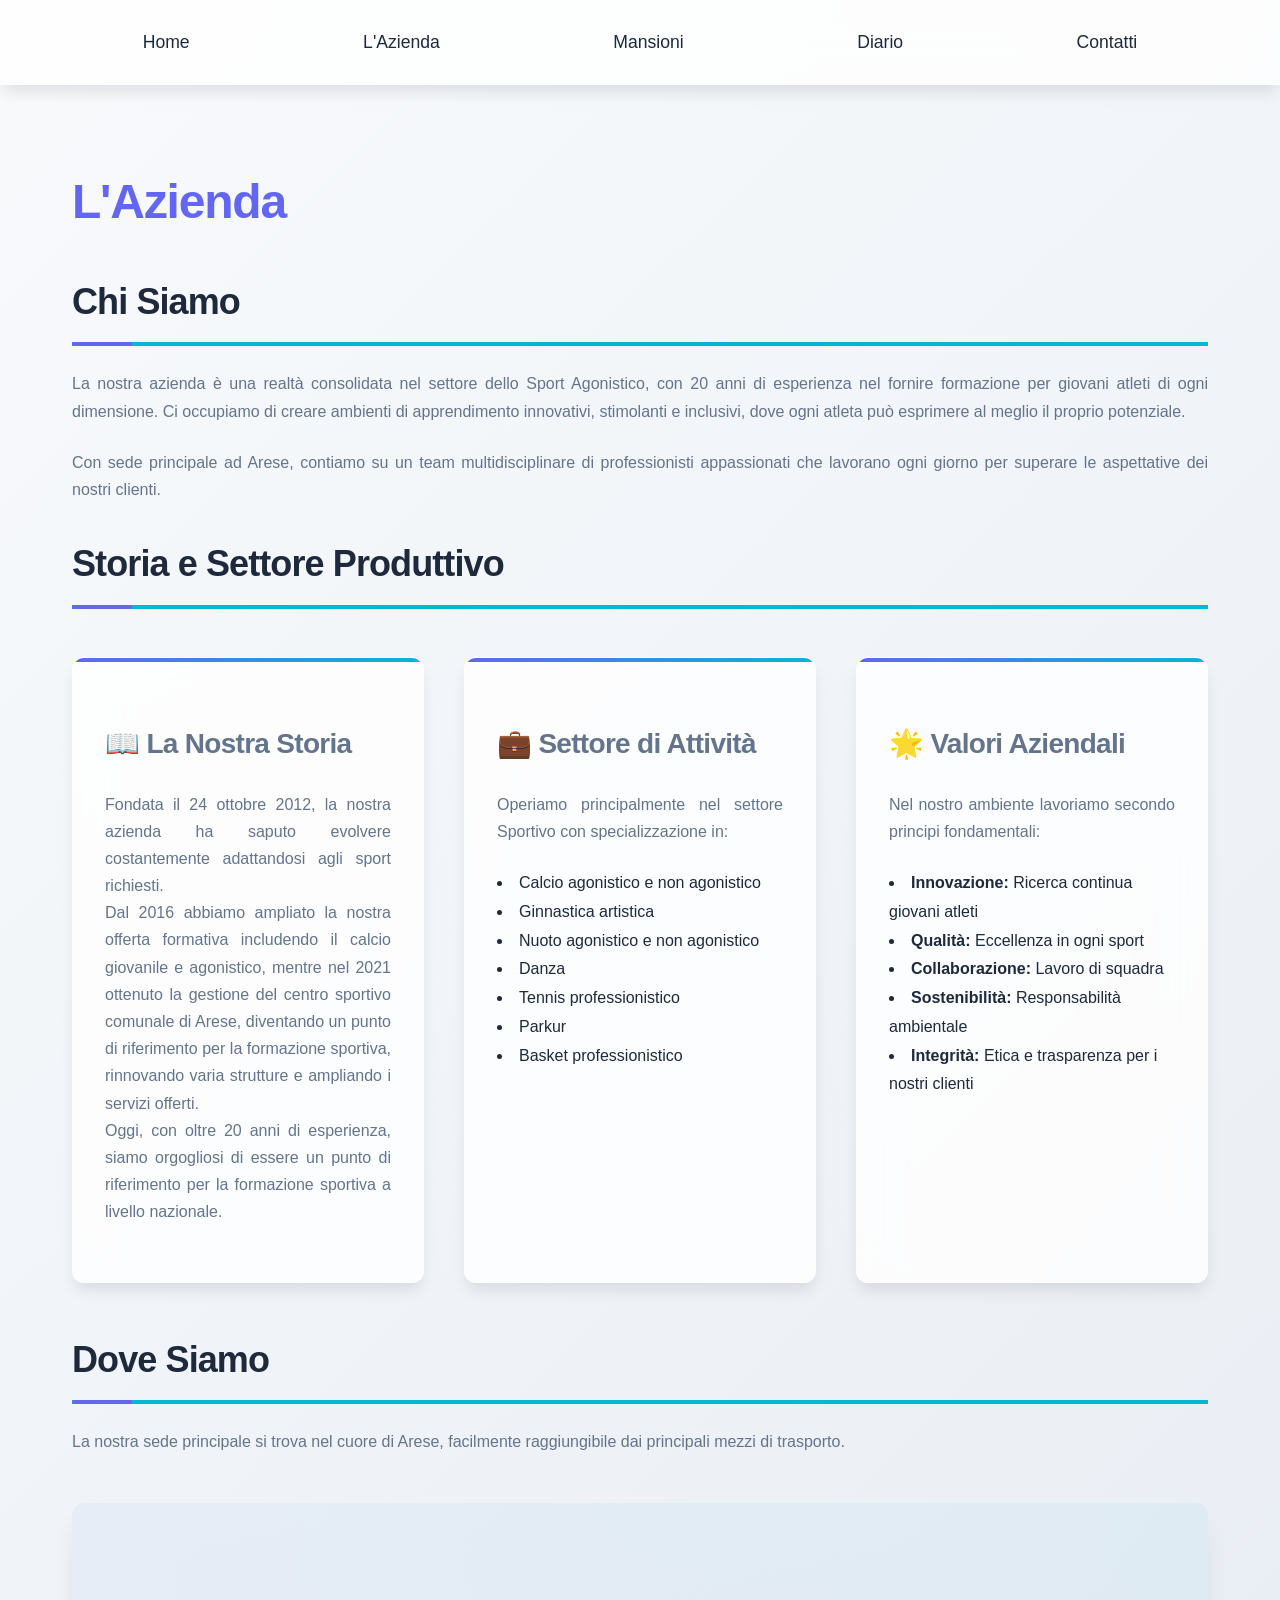
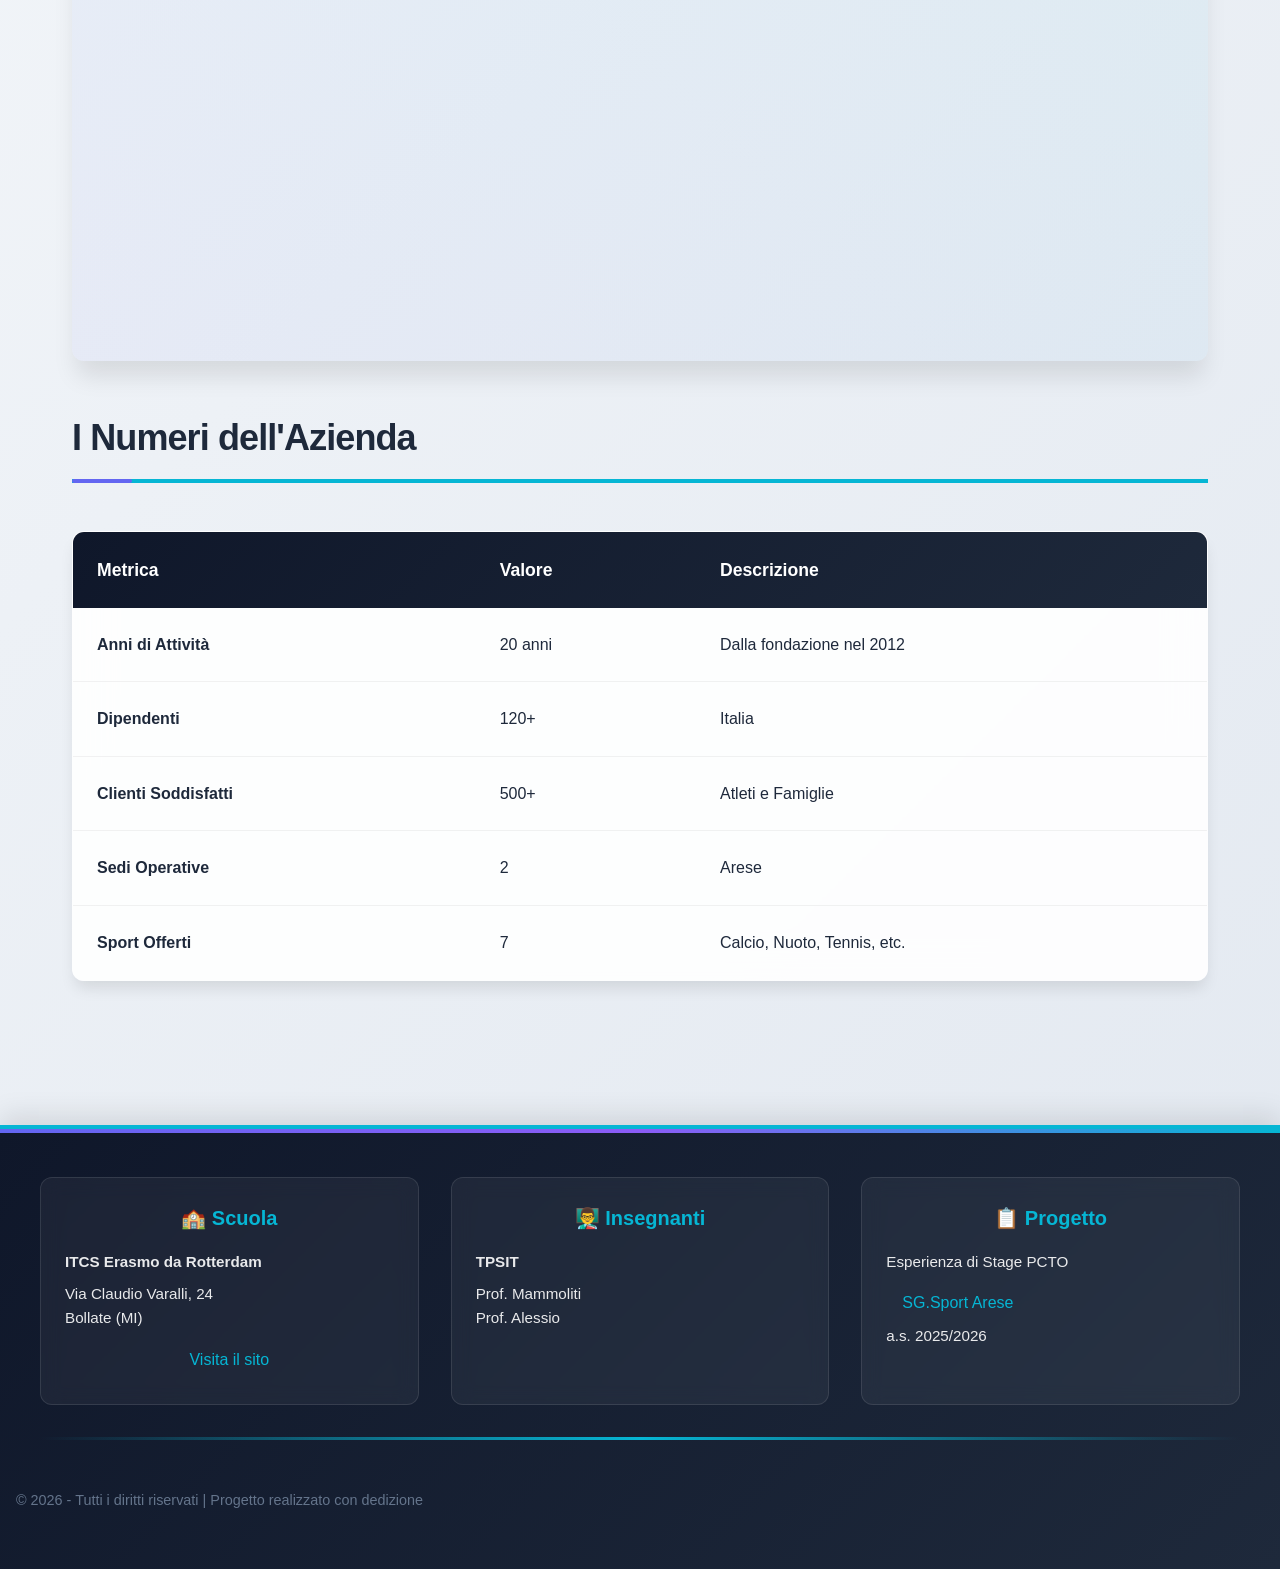
<file: chi-siamo.html>
<!DOCTYPE html>
<html lang="it">
<head>
  <!-- Meta tags per responsività e charset -->
  <meta charset="UTF-8">
  <meta name="viewport" content="width=device-width, initial-scale=1.0">
  <title>L'Azienda - Esperienza di Stage</title>
  <!-- Link al CSS esterno -->
  <link rel="stylesheet" href="style.css">
</head>
<body>
  <!-- ================================================
       MENU DI NAVIGAZIONE PRINCIPALE
       ================================================ -->
  <nav>
    <ul>
      <li><a href="index.html">Home</a></li>
      <li><a href="chi-siamo.html">L'Azienda</a></li>
      <li><a href="mansioni.html">Mansioni</a></li>
      <li><a href="diario.html">Diario</a></li>
      <li><a href="contatti.html">Contatti</a></li>
    </ul>
  </nav>

  <main>
    <h1>L'Azienda</h1>

    <!-- ================================================
         SEZIONE 1: CHI SIAMO
         Presentazione generale dell'azienda
         ================================================ -->
    <section>
      <h2>Chi Siamo</h2>
      <p>
        La nostra azienda è una realtà consolidata nel settore dello Sport Agonistico, 
        con 20 anni di esperienza nel fornire formazione
        per giovani atleti di ogni dimensione. Ci occupiamo di creare ambienti di apprendimento innovativi, 
        stimolanti e inclusivi, dove ogni atleta può esprimere al meglio il proprio potenziale.
      </p>
      <p>
        Con sede principale ad Arese, contiamo su un team 
        multidisciplinare di professionisti appassionati che lavorano ogni giorno 
        per superare le aspettative dei nostri clienti.
      </p>
    </section>

    <!-- ================================================
         SEZIONE 2: STORIA E SETTORE PRODUTTIVO
         3 card con storia, settore, valori aziendali
         ================================================ -->
    <section>
      <h2>Storia e Settore Produttivo</h2>
      
      <div class="card-container">
        <div class="card">
          <h3>📖 La Nostra Storia</h3>
          <p>
            Fondata il 24 ottobre 2012, la nostra azienda 
            ha saputo evolvere costantemente adattandosi agli sport richiesti.
            <br>
            Dal 2016 abbiamo ampliato la nostra offerta formativa includendo il calcio giovanile e agonistico,
            mentre nel 2021 ottenuto la gestione del centro sportivo comunale di Arese, diventando un punto di riferimento per la formazione sportiva,
            rinnovando varia strutture e ampliando i servizi offerti.
            <br>
            Oggi, con oltre 20 anni di esperienza, siamo orgogliosi di essere un punto di riferimento per la formazione sportiva a livello nazionale.
          </p>
        </div>

        <div class="card">
          <h3>💼 Settore di Attività</h3>
          <p>
            Operiamo principalmente nel settore Sportivo con specializzazione in:
          </p>
          <ul style="list-style-position: inside; line-height: 1.8;">
            <li>Calcio agonistico e non agonistico</li>
            <li>Ginnastica artistica</li>
            <li>Nuoto agonistico e non agonistico</li>
            <li>Danza</li>
            <li>Tennis professionistico</li>
            <li>Parkur</li>
            <li>Basket professionistico</li>
          </ul>
        </div>

        <div class="card">
          <h3>🌟 Valori Aziendali</h3>
          <p>
            Nel nostro ambiente lavoriamo secondo principi fondamentali:
          </p>
          <ul style="list-style-position: inside; line-height: 1.8;">
            <li><strong>Innovazione:</strong> Ricerca continua giovani atleti</li>
            <li><strong>Qualità:</strong> Eccellenza in ogni sport</li>
            <li><strong>Collaborazione:</strong> Lavoro di squadra</li>
            <li><strong>Sostenibilità:</strong> Responsabilità ambientale</li>
            <li><strong>Integrità:</strong> Etica e trasparenza per i nostri clienti</li>
          </ul>
        </div>
      </div>
    </section>

    <!-- ================================================
         SEZIONE 4: UBICAZIONE E MAPPA INTERATTIVA
         Google Maps iframe embed responsive
         ================================================ -->
    <section>
      <h2>Dove Siamo</h2>
      <p>
        La nostra sede principale si trova nel cuore di Arese, facilmente raggiungibile 
        dai principali mezzi di trasporto.
      </p>
      
      <!-- Mappa interattiva Google Maps -->
      <div class="map-container">
        <iframe src="https://www.google.com/maps/embed?pb=!1m18!1m12!1m3!1d2793.831283704933!2d9.079099376610314!3d45.55371942746087!2m3!1f0!2f0!3f0!3m2!1i1024!2i768!4f13.1!3m3!1m2!1s0x47869524145461e3%3A0x9445d22f5f9e37be!2sSG.Sport%20Arese!5e0!3m2!1sit!2sit!4v1778055863915!5m2!1sit!2sit" width="600" height="450" style="border:0;" allowfullscreen="" loading="lazy" referrerpolicy="no-referrer-when-downgrade"></iframe>
      </div>
    </section>

    <!-- ================================================
         SEZIONE 5: NUMERI AZIENDALI
         Tabella con statistiche chiave dell'azienda
         ================================================ -->
    <section>
      <h2>I Numeri dell'Azienda</h2>
      <table>
        <thead>
          <tr>
            <th>Metrica</th>
            <th>Valore</th>
            <th>Descrizione</th>
          </tr>
        </thead>
        <tbody>
          <tr>
            <td><strong>Anni di Attività</strong></td>
            <td>20 anni</td>
            <td>Dalla fondazione nel 2012</td>
          </tr>
          <tr>
            <td><strong>Dipendenti</strong></td>
            <td>120+</td>
            <td>Italia</td>
          </tr>
          <tr>
            <td><strong>Clienti Soddisfatti</strong></td>
            <td>500+</td>
            <td>Atleti e Famiglie</td>
          </tr>
          <tr>
            <td><strong>Sedi Operative</strong></td>
            <td>2</td>
            <td>Arese</td>
          </tr>
          <tr>
            <td><strong>Sport Offerti</strong></td>
            <td>7</td>
            <td>Calcio, Nuoto, Tennis, etc.</td>
        </tbody>
      </table>
    </section>
  </main>

  <!-- ================================================
       FOOTER
       ================================================ -->
  <footer>
    <div class="footer-content">
      <div class="footer-section">
        <h4>🏫 Scuola</h4>
        <p><strong>ITCS Erasmo da Rotterdam</strong></p>
        <p>Via Claudio Varalli, 24<br>Bollate (MI)</p>
        <a href="https://www.itcserasmo.it/" target="_blank">Visita il sito</a>
      </div>
      
      <div class="footer-section">
        <h4>👨‍🏫 Insegnanti</h4>
        <p><strong>TPSIT</strong></p>
        <p>Prof. Mammoliti<br>Prof. Alessio</p>
      </div>
      
      <div class="footer-section">
        <h4>📋 Progetto</h4>
        <p>Esperienza di Stage PCTO</p>
        <a href="https://www.sgsport.it/" target="_blank" style="text-align: left; display: block;">SG.Sport Arese</a>
        <p>a.s. 2025/2026</p>
      </div>
    </div>
    
    <div class="footer-divider"></div>
    
    <div class="footer-bottom">
      <p>&copy; 2026 - Tutti i diritti riservati | Progetto realizzato con dedizione</p>
    </div>
  </footer>
</body>
</html>
</file>
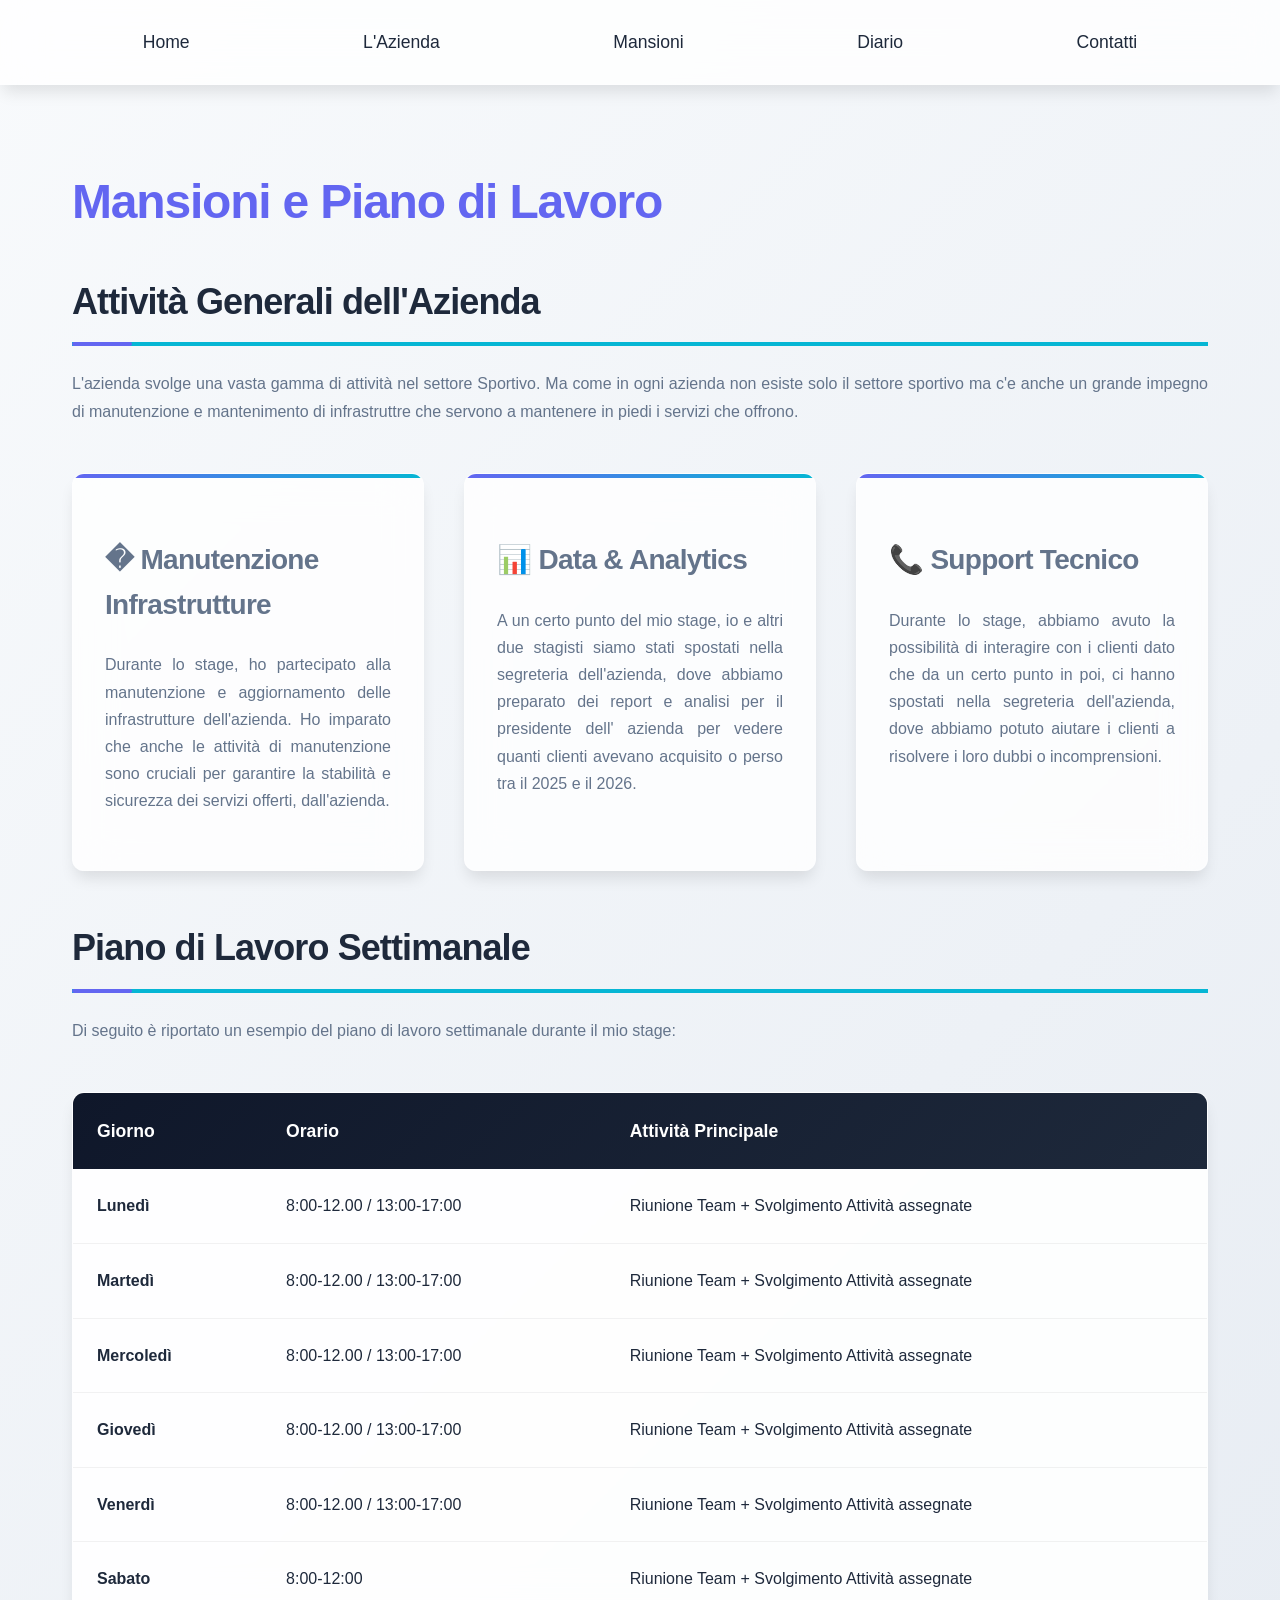
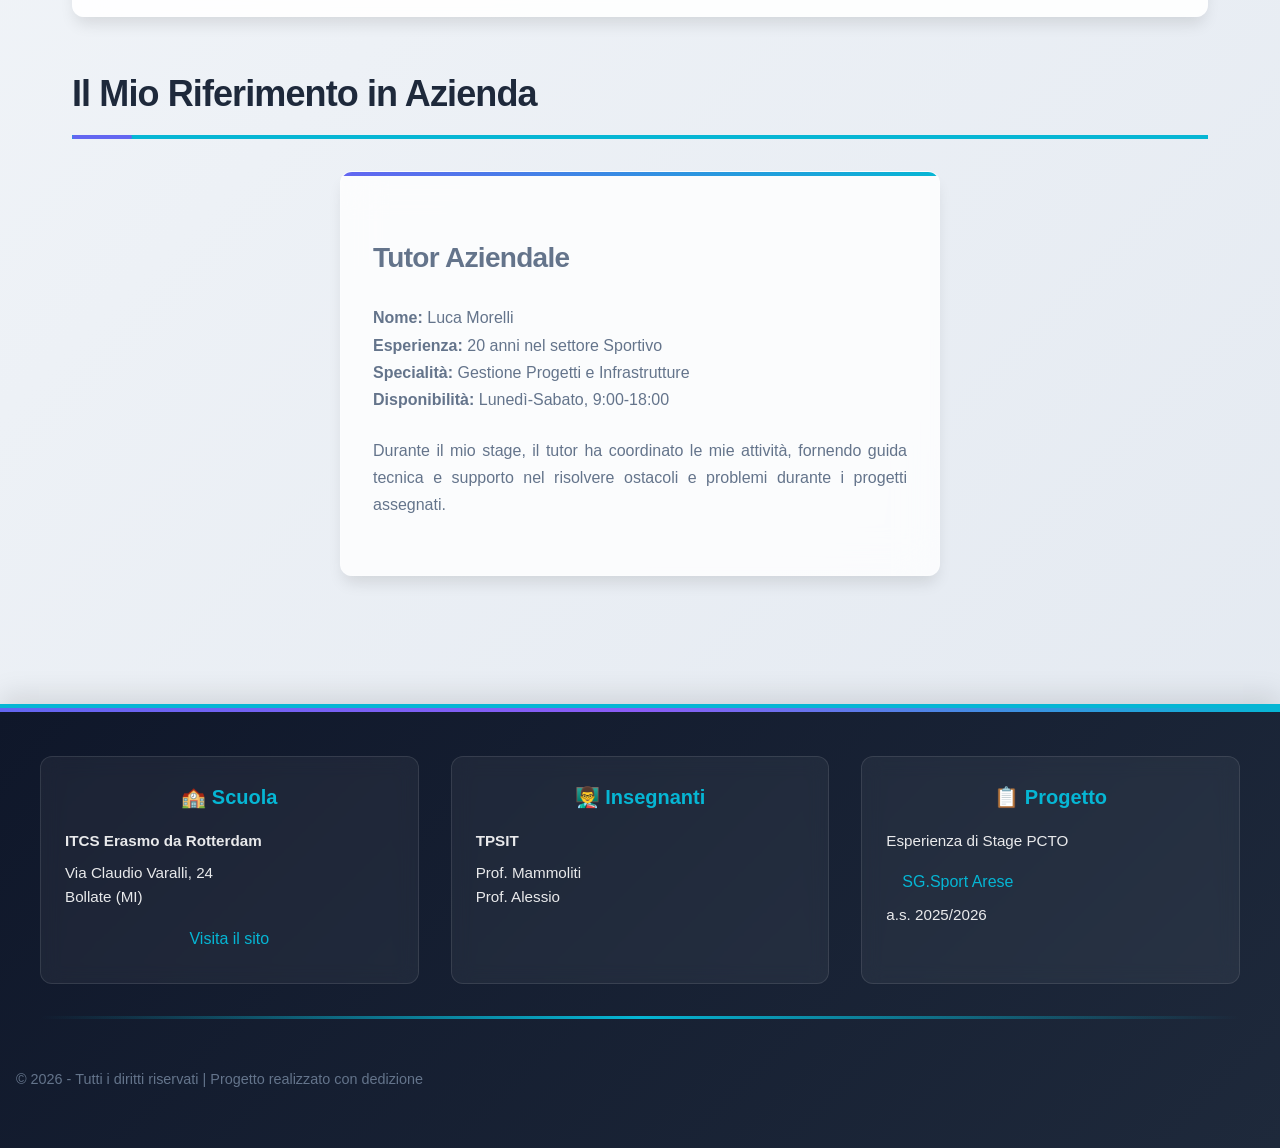
<file: mansioni.html>
<!DOCTYPE html>
<html lang="it">
<head>
  <!-- Meta tags per responsività -->
  <meta charset="UTF-8">
  <meta name="viewport" content="width=device-width, initial-scale=1.0">
  <title>Mansioni - Esperienza di Stage</title>
  <!-- Link al CSS esterno -->
  <link rel="stylesheet" href="style.css">
</head>
<body>
  <!-- ================================================
       MENU DI NAVIGAZIONE PRINCIPALE
       ================================================ -->
  <nav>
    <ul>
      <li><a href="index.html">Home</a></li>
      <li><a href="chi-siamo.html">L'Azienda</a></li>
      <li><a href="mansioni.html">Mansioni</a></li>
      <li><a href="diario.html">Diario</a></li>
      <li><a href="contatti.html">Contatti</a></li>
    </ul>
  </nav>

  <main>
    <h1>Mansioni e Piano di Lavoro</h1>

    <!-- ================================================
         SEZIONE 1: ATTIVITÀ GENERALI DELL'AZIENDA
         6 card con diverse aree di attività
         ================================================ -->
    <!-- General Activities Section -->
    <section>
      <h2>Attività Generali dell'Azienda</h2>
      <p>
        L'azienda svolge una vasta gamma di attività nel settore Sportivo.
        Ma come in ogni azienda non esiste solo il settore sportivo ma c'e anche un grande impegno di manutenzione e
        mantenimento di infrastruttre che servono a mantenere in piedi i servizi che offrono.
      </p>

      <div class="card-container">
        <div class="card">
          <h3>� Manutenzione Infrastrutture</h3>
          <p>
            Durante lo stage, ho partecipato alla manutenzione e aggiornamento delle infrastrutture dell'azienda.
            Ho imparato che anche le attività di manutenzione sono cruciali per garantire la stabilità e sicurezza dei servizi offerti,
            dall'azienda.
          </p>
        </div>

        <div class="card">
          <h3>📊 Data & Analytics</h3>
          <p>
            A un certo punto del mio stage, io e altri due stagisti siamo stati spostati nella segreteria dell'azienda,
            dove abbiamo preparato dei report e analisi per il presidente dell' azienda per vedere quanti clienti avevano acquisito o perso
            tra il 2025 e il 2026.
          </p>
        </div>

        <div class="card">
          <h3>📞 Support Tecnico</h3>
          <p>
            Durante lo stage, abbiamo avuto la possibilità di interagire con i clienti dato che da un certo punto
            in poi, ci hanno spostati nella segreteria dell'azienda, dove abbiamo potuto aiutare i clienti a risolvere i loro dubbi o incomprensioni.
          
          </p>
        </div>
      </div>
    </section>

    <!-- ================================================
         SEZIONE 2: PIANO DI LAVORO SETTIMANALE
         Tabella con attività per ogni giorno della settimana
         ================================================ -->
    <!-- Weekly Schedule -->
    <section>
      <h2>Piano di Lavoro Settimanale</h2>
      <p>
        Di seguito è riportato un esempio del piano di lavoro settimanale durante il mio stage:
      </p>

      <table>
        <thead>
          <tr>
            <th>Giorno</th>
            <th>Orario</th>
            <th>Attività Principale</th>
          </tr>
        </thead>
        <tbody>
          <tr>
            <td><strong>Lunedì</strong></td>
            <td>8:00-12.00 / 13:00-17:00</td>
            <td>Riunione Team + Svolgimento Attività assegnate</td>
          </tr>
          <tr>
            <td><strong>Martedì</strong></td>
            <td>8:00-12.00 / 13:00-17:00</td>
            <td>Riunione Team + Svolgimento Attività assegnate</td>
          </tr>
          <tr>
            <td><strong>Mercoledì</strong></td>
            <td>8:00-12.00 / 13:00-17:00</td>
            <td>Riunione Team + Svolgimento Attività assegnate</td>
          </tr>
          <tr>
            <td><strong>Giovedì</strong></td>
            <td>8:00-12.00 / 13:00-17:00</td>
            <td>Riunione Team + Svolgimento Attività assegnate</td>
          </tr>
          <tr>
            <td><strong>Venerdì</strong></td>
            <td>8:00-12.00 / 13:00-17:00</td>
            <td>Riunione Team + Svolgimento Attività assegnate</td>
          </tr>
          <tr>
            <td><strong>Sabato</strong></td>
            <td>8:00-12:00</td>
            <td>Riunione Team + Svolgimento Attività assegnate</td>
          </tr>
        </tbody>
      </table>
    </section>

    <!-- ================================================
         SEZIONE 3: INFORMAZIONI TUTOR AZIENDALE
         Card con dati del tutor e disponibilità
         ================================================ -->
    <!-- Mentor Info -->
    <section>
      <h2>Il Mio Riferimento in Azienda</h2>
      <div class="card" style="max-width: 600px; margin: 2rem auto;">
        <h3>Tutor Aziendale</h3>
        <p>
          <strong>Nome:</strong> Luca Morelli<br>
          <strong>Esperienza:</strong> 20 anni nel settore Sportivo<br>
          <strong>Specialità:</strong> Gestione Progetti e Infrastrutture<br>
          <strong>Disponibilità:</strong> Lunedì-Sabato, 9:00-18:00
        </p>
        <p style="margin-top: 1rem;">
          Durante il mio stage, il tutor ha coordinato le mie attività, fornendo guida 
          tecnica e supporto nel risolvere ostacoli e problemi durante i progetti assegnati.
        </p>
      </div>
    </section>
  </main>

  <!-- ================================================
       FOOTER
       ================================================ -->
  <footer>
    <div class="footer-content">
      <div class="footer-section">
        <h4>🏫 Scuola</h4>
        <p><strong>ITCS Erasmo da Rotterdam</strong></p>
        <p>Via Claudio Varalli, 24<br>Bollate (MI)</p>
        <a href="https://www.itcserasmo.it/" target="_blank">Visita il sito</a>
      </div>
      
      <div class="footer-section">
        <h4>👨‍🏫 Insegnanti</h4>
        <p><strong>TPSIT</strong></p>
        <p>Prof. Mammoliti<br>Prof. Alessio</p>
      </div>
      
      <div class="footer-section">
        <h4>📋 Progetto</h4>
        <p>Esperienza di Stage PCTO</p>
        <a href="https://www.sgsport.it/" target="_blank" style="text-align: left; display: block;">SG.Sport Arese</a>
        <p>a.s. 2025/2026</p>
      </div>
    </div>
    
    <div class="footer-divider"></div>
    
    <div class="footer-bottom">
      <p>&copy; 2026 - Tutti i diritti riservati | Progetto realizzato con dedizione</p>
    </div>
  </footer>
</body>
</html>
</file>
<file: style.css>
/* ================================================
   STILE GENERALE - PROGETTO STAGE AZIENDALE
   File principale di CSS per il sito web
   Gestisce: Layout, Responsive Design, Animazioni
   Versione Moderna con Variabili CSS e Effetti Avanzati
   ================================================ */

/* Variabili CSS per tema moderno */
:root {
  --primary-color: #6366f1;
  --secondary-color: #8b5cf6;
  --accent-color: #06b6d4;
  --dark-bg: #0f172a;
  --light-bg: #f8fafc;
  --text-primary: #1e293b;
  --text-secondary: #64748b;
  --text-light: #f1f5f9;
  --shadow-sm: 0 1px 2px 0 rgba(0, 0, 0, 0.05);
  --shadow-md: 0 4px 6px -1px rgba(0, 0, 0, 0.1);
  --shadow-lg: 0 10px 15px -3px rgba(0, 0, 0, 0.1);
  --shadow-xl: 0 20px 25px -5px rgba(0, 0, 0, 0.1);
  --border-radius: 12px;
  --transition: all 0.3s cubic-bezier(0.4, 0, 0.2, 1);
  --font-family: 'Inter', -apple-system, BlinkMacSystemFont, 'Segoe UI', Roboto, sans-serif;
}

/* Reset globale dei margini e padding */
* {
  margin: 0;
  padding: 0;
  box-sizing: border-box;
}

/* Stili base per il body */
body {
  font-family: var(--font-family);
  line-height: 1.6;
  color: var(--text-primary);
  background: linear-gradient(135deg, var(--light-bg) 0%, #e2e8f0 100%);
  min-height: 100vh;
  -webkit-font-smoothing: antialiased;
  -moz-osx-font-smoothing: grayscale;
}

/* ================================================
   NAVIGAZIONE FISSA
   Menu principale con glassmorphism e animazioni
   ================================================ */
/* Navigation Bar - Fixed */
nav {
  position: fixed;
  top: 0;
  width: 100%;
  background: rgba(255, 255, 255, 0.8);
  backdrop-filter: blur(20px);
  -webkit-backdrop-filter: blur(20px);
  border-bottom: 1px solid rgba(255, 255, 255, 0.2);
  padding: 1rem 0;
  box-shadow: var(--shadow-lg);
  z-index: 1000;
  transition: var(--transition);
}

/* Lista di menu con Flexbox layout */
nav ul {
  display: flex;
  justify-content: space-around;
  list-style: none;
  max-width: 1200px;
  margin: 0 auto;
  padding: 0 1rem;
}

/* Link di navigazione con hover effect */
nav a {
  color: var(--text-primary);
  text-decoration: none;
  font-size: clamp(1rem, 2.5vw, 1.1rem);
  padding: 0.75rem 1.5rem;
  transition: var(--transition);
  display: block;
  position: relative;
  border-radius: var(--border-radius);
}

/* Effetto hover sui link con animazione */
nav a:hover {
  background: linear-gradient(135deg, var(--primary-color), var(--secondary-color));
  color: white;
  transform: translateY(-2px);
  box-shadow: var(--shadow-md);
}

nav a::before {
  content: '';
  position: absolute;
  bottom: 0;
  left: 50%;
  width: 0;
  height: 2px;
  background: var(--accent-color);
  transition: var(--transition);
  transform: translateX(-50%);
}

nav a:hover::before {
  width: 100%;
}

/* ================================================
   AREA PRINCIPALE CONTENUTI
   Layout del main con rispetto della nav fissa
   ================================================ */
/* Main Content Area */
main {
  margin-top: 100px;
  max-width: 1200px;
  margin-left: auto;
  margin-right: auto;
  padding: 2rem;
}

/* ================================================
   SEZIONE HEADER
   Gradient background con logo e presentazione moderna
   ================================================ */
/* Header Section */
.header {
  background: linear-gradient(135deg, #e0f2fe 0%, #f3e8ff 50%, #ecfeff 100%);
  color: var(--text-primary);
  padding: 3rem;
  border-radius: var(--border-radius);
  margin-bottom: 3rem;
  box-shadow: var(--shadow-xl);
  position: relative;
  overflow: hidden;
}

.header::before {
  content: '';
  position: absolute;
  top: -50%;
  left: -50%;
  width: 200%;
  height: 200%;
  background: radial-gradient(circle, rgba(255,255,255,0.1) 0%, transparent 70%);
  animation: float 6s ease-in-out infinite;
}

@keyframes float {
  0%, 100% { transform: translate(-50%, -50%) rotate(0deg); }
  50% { transform: translate(-50%, -50%) rotate(180deg); }
}

/* Layout flessibile per header content */
.header-content {
  display: flex;
  justify-content: space-between;
  align-items: center;
  flex-wrap: wrap;
  gap: 2rem;
  position: relative;
  z-index: 1;
}

/* Contenitore per i logo */
.header-logos {
  display: flex;
  gap: 2rem;
  align-items: center;
}

/* Stile logo con background bianco e shadow */
.header-logos img {
  height: 70px;
  width: auto;
  background: rgba(255, 255, 255, 0.9);
  padding: 0.75rem;
  border-radius: var(--border-radius);
  box-shadow: var(--shadow-lg);
  transition: var(--transition);
}

.header-logos img:hover {
  transform: scale(1.05) rotate(5deg);
}

/* Immagine large dell'header */
.header-image {
  width: 100%;
  max-width: 500px;
  height: auto;
  border-radius: var(--border-radius);
  box-shadow: var(--shadow-xl);
  transition: var(--transition);
}

.header-image:hover {
  transform: scale(1.02);
}

/* ================================================
   TIPOGRAFIA
   Stili per headings, paragrafi e testo moderni
   ================================================ */
/* Typography */
h1, h2, h3 {
  color: var(--text-primary);
  margin: 2rem 0 1.5rem 0;
  font-weight: 700;
  letter-spacing: -0.025em;
}

h1 {
  font-size: clamp(2rem, 5vw, 3rem);
  margin-bottom: 1rem;
  color: var(--primary-color);
  font-weight: 800;
}

h2 {
  font-size: clamp(1.5rem, 4vw, 2.25rem);
  border-bottom: 4px solid var(--accent-color);
  padding-bottom: 0.75rem;
  position: relative;
}

h2::after {
  content: '';
  position: absolute;
  bottom: -4px;
  left: 0;
  width: 60px;
  height: 4px;
  background: var(--primary-color);
  border-radius: 2px;
}

h3 {
  font-size: clamp(1.25rem, 3vw, 1.75rem);
  color: var(--text-secondary);
}

p {
  margin-bottom: 1.5rem;
  text-align: justify;
  color: var(--text-secondary);
  line-height: 1.7;
}

/* ================================================
   LAYOUT CARD
   Grid responsive per cards con effetti moderni
   ================================================ */
/* Cards Layout */
.card-container {
  display: grid;
  grid-template-columns: repeat(auto-fit, minmax(320px, 1fr));
  gap: 2.5rem;
  margin: 3rem 0;
}

/* Card singola con glassmorphism */
.card {
  background: rgba(255, 255, 255, 0.8);
  backdrop-filter: blur(20px);
  -webkit-backdrop-filter: blur(20px);
  padding: 2rem;
  border-radius: var(--border-radius);
  box-shadow: var(--shadow-lg);
  transition: var(--transition);
  border: 1px solid rgba(255, 255, 255, 0.2);
  position: relative;
  overflow: hidden;
}

.card::before {
  content: '';
  position: absolute;
  top: 0;
  left: 0;
  right: 0;
  height: 4px;
  background: linear-gradient(90deg, var(--primary-color), var(--accent-color));
}

/* Effetto hover card avanzato */
.card:hover {
  transform: translateY(-8px) scale(1.02);
  box-shadow: var(--shadow-xl);
  background: rgba(255, 255, 255, 0.95);
}

/* Card speciale per "Top Day" del diario */
.top-day-card {
  background: linear-gradient(135deg, #ff6b6b 0%, #feca57 100%);
  color: white;
  grid-column: 1 / -1;
  padding: 3rem;
  border-radius: var(--border-radius);
  position: relative;
}

.top-day-card::before {
  content: '';
  position: absolute;
  top: -50%;
  left: -50%;
  width: 200%;
  height: 200%;
  background: radial-gradient(circle, rgba(255,255,255,0.1) 0%, transparent 70%);
  animation: pulse 4s ease-in-out infinite;
}

@keyframes pulse {
  0%, 100% { opacity: 0.5; }
  50% { opacity: 1; }
}

.top-day-card h3 {
  color: white;
  border-bottom: 3px solid rgba(255, 255, 255, 0.7);
  position: relative;
  z-index: 1;
}

/* ================================================
   FIGURE E IMMAGINI
   Tag semantico con effetti moderni
   ================================================ */
/* Figure and Images */
figure {
  margin: 2rem 0;
  text-align: center;
}

/* Immagini responsive con hover avanzato */
figure img {
  width: 100%;
  max-width: 100%;
  height: auto;
  border-radius: var(--border-radius);
  box-shadow: var(--shadow-lg);
  transition: var(--transition);
  position: relative;
}

/* Hover effect con overlay */
figure img:hover {
  transform: scale(1.05) rotate(1deg);
  box-shadow: var(--shadow-xl);
  filter: brightness(1.1) saturate(1.2);
}

figure img::after {
  content: '';
  position: absolute;
  top: 0;
  left: 0;
  right: 0;
  bottom: 0;
  background: linear-gradient(45deg, rgba(99, 102, 241, 0.1), rgba(6, 182, 212, 0.1));
  opacity: 0;
  transition: var(--transition);
  border-radius: var(--border-radius);
}

figure img:hover::after {
  opacity: 1;
}

/* Didascalia foto elegante */
figcaption {
  margin-top: 1rem;
  font-size: 1rem;
  color: var(--text-secondary);
  font-style: italic;
  background: rgba(248, 250, 252, 0.8);
  padding: 1rem;
  border-left: 4px solid var(--accent-color);
  border-radius: var(--border-radius);
  backdrop-filter: blur(10px);
}

/* ================================================
   TABELLE
   Stile professionale con effetti moderni
   ================================================ */
/* Tables */
table {
  width: 100%;
  border-collapse: collapse;
  margin: 3rem 0;
  background: rgba(255, 255, 255, 0.9);
  backdrop-filter: blur(20px);
  box-shadow: var(--shadow-lg);
  border-radius: var(--border-radius);
  overflow: hidden;
  border: 1px solid rgba(255, 255, 255, 0.2);
}

/* Header tabella moderno */
thead {
  background: linear-gradient(135deg, var(--dark-bg), var(--text-primary));
  color: white;
}

th {
  padding: 1.5rem;
  text-align: left;
  font-weight: 600;
  font-size: 1.1rem;
}

/* Celle tabella */
td {
  padding: 1.5rem;
  border-bottom: 1px solid rgba(0, 0, 0, 0.05);
}

/* Hover sulle righe con animazione */
tbody tr {
  transition: var(--transition);
}

tbody tr:hover {
  background: linear-gradient(90deg, rgba(99, 102, 241, 0.05), rgba(6, 182, 212, 0.05));
  transform: scale(1.01);
}

tbody tr:last-child td {
  border-bottom: none;
}

/* ================================================
   GALLERY
   Griglia responsive con effetti 3D
   ================================================ */
/* Gallery */
.gallery {
  display: grid;
  grid-template-columns: repeat(auto-fit, minmax(280px, 1fr));
  gap: 2rem;
  margin: 3rem 0;
}

/* Item gallery singolo con 3D effect */
.gallery-item {
  position: relative;
  overflow: hidden;
  border-radius: var(--border-radius);
  box-shadow: var(--shadow-lg);
  transition: var(--transition);
  transform-style: preserve-3d;
}

.gallery-item:hover {
  transform: rotateY(5deg) rotateX(5deg) translateZ(20px);
  box-shadow: var(--shadow-xl);
}

/* Immagine gallery con overlay */
.gallery-item img {
  width: 100%;
  height: 280px;
  object-fit: cover;
  transition: var(--transition);
}

.gallery-item:hover img {
  transform: scale(1.1);
  filter: brightness(0.8) contrast(1.2);
}

.gallery-item::after {
  content: '';
  position: absolute;
  top: 0;
  left: 0;
  right: 0;
  bottom: 0;
  background: linear-gradient(135deg, rgba(99, 102, 241, 0.3), rgba(139, 92, 246, 0.3));
  opacity: 0;
  transition: var(--transition);
}

.gallery-item:hover::after {
  opacity: 1;
}

/* ================================================
   PULSANTI E LINK
   Stili moderni con gradienti e animazioni
   ================================================ */
/* Buttons and Links */
a {
  color: var(--primary-color);
  text-decoration: none;
  transition: var(--transition);
  position: relative;
}

a:hover {
  color: var(--secondary-color);
  text-decoration: underline;
  text-decoration-thickness: 2px;
  text-underline-offset: 4px;
}

button, .btn {
  background: linear-gradient(135deg, var(--primary-color), var(--secondary-color));
  color: white;
  padding: 1rem 2rem;
  border: none;
  border-radius: var(--border-radius);
  font-size: 1.1rem;
  font-weight: 600;
  cursor: pointer;
  transition: var(--transition);
  display: inline-block;
  text-decoration: none;
  position: relative;
  overflow: hidden;
}

button::before, .btn::before {
  content: '';
  position: absolute;
  top: 0;
  left: -100%;
  width: 100%;
  height: 100%;
  background: linear-gradient(90deg, transparent, rgba(255,255,255,0.2), transparent);
  transition: var(--transition);
}

button:hover::before, .btn:hover::before {
  left: 100%;
}

button:hover, .btn:hover {
  transform: translateY(-3px);
  box-shadow: var(--shadow-xl);
  background: linear-gradient(135deg, var(--secondary-color), var(--accent-color));
}

/* ================================================
   FORM DI CONTATTO
   Stili moderni con validazione visiva
   ================================================ */
/* Contact Form */
.contact-form {
  background: rgba(255, 255, 255, 0.9);
  backdrop-filter: blur(20px);
  padding: 3rem;
  border-radius: var(--border-radius);
  box-shadow: var(--shadow-xl);
  max-width: 700px;
  margin: 3rem auto;
  border: 1px solid rgba(255, 255, 255, 0.2);
}

.form-group {
  margin-bottom: 2rem;
}

.form-group label {
  display: block;
  margin-bottom: 0.75rem;
  font-weight: 600;
  color: var(--text-primary);
  font-size: 1.1rem;
}

.form-group input,
.form-group textarea {
  width: 100%;
  padding: 1rem;
  border: 2px solid rgba(0, 0, 0, 0.1);
  border-radius: var(--border-radius);
  font-family: inherit;
  font-size: 1rem;
  transition: var(--transition);
  background: rgba(255, 255, 255, 0.8);
}

/* Focus state avanzato */
.form-group input:focus,
.form-group textarea:focus {
  outline: none;
  border-color: var(--primary-color);
  box-shadow: 0 0 0 3px rgba(99, 102, 241, 0.1);
  background: white;
  transform: translateY(-2px);
}

/* ================================================
   GOOGLE MAPS IFRAME
   Contenitore moderno con overlay
   ================================================ */
/* Iframes - Google Maps */
.map-container {
  margin: 3rem 0;
  border-radius: var(--border-radius);
  overflow: hidden;
  box-shadow: var(--shadow-xl);
  position: relative;
}

.map-container::before {
  content: '';
  position: absolute;
  top: 0;
  left: 0;
  right: 0;
  bottom: 0;
  background: linear-gradient(45deg, rgba(99, 102, 241, 0.05), rgba(6, 182, 212, 0.05));
  pointer-events: none;
  z-index: 1;
}

.map-container iframe {
  width: 100%;
  height: 450px;
  border: none;
  position: relative;
  z-index: 0;
}

/* ================================================
   FOOTER
   Stile moderno con animazioni
   ================================================ */
/* Footer */
footer {
  background: linear-gradient(135deg, var(--dark-bg) 0%, var(--text-primary) 100%);
  color: white;
  padding: 3rem 1rem 2rem 1rem;
  margin-top: 4rem;
  border-top: 4px solid var(--accent-color);
  box-shadow: 0 -10px 25px rgba(0, 0, 0, 0.1);
  position: relative;
}

footer::before {
  content: '';
  position: absolute;
  top: 0;
  left: 0;
  right: 0;
  height: 4px;
  background: linear-gradient(90deg, var(--primary-color), var(--secondary-color), var(--accent-color));
}

/* Contenitore per le sezioni del footer */
.footer-content {
  display: grid;
  grid-template-columns: repeat(auto-fit, minmax(280px, 1fr));
  gap: 2rem;
  max-width: 1200px;
  margin: 0 auto 2rem auto;
  text-align: center;
}

/* Singola sezione del footer */
.footer-section {
  padding: 1.5rem;
  border-radius: var(--border-radius);
  transition: var(--transition);
  background: rgba(255, 255, 255, 0.05);
  backdrop-filter: blur(10px);
  border: 1px solid rgba(255, 255, 255, 0.1);
}

/* Hover effect sulle sezioni */
.footer-section:hover {
  background: rgba(255, 255, 255, 0.1);
  transform: translateY(-5px);
  box-shadow: var(--shadow-lg);
}

/* Titoli dentro il footer */
.footer-section h4 {
  font-size: 1.25rem;
  margin-bottom: 1rem;
  color: var(--accent-color);
  font-weight: 700;
}

/* Paragrafi nel footer */
.footer-section p {
  font-size: 0.95rem;
  line-height: 1.6;
  margin-bottom: 0.5rem;
  color: rgba(255, 255, 255, 0.9);
}

/* Divider visuale */
.footer-divider {
  height: 3px;
  background: linear-gradient(90deg, transparent, var(--accent-color), transparent);
  margin: 2rem auto;
  max-width: 1200px;
  border-radius: 2px;
}

/* Footer bottom con copyright */
.footer-bottom {
  text-align: center;
  padding-top: 1rem;
  font-size: 0.9rem;
  color: var(--text-secondary);
}

footer a {
  color: var(--accent-color);
  text-decoration: none;
  font-weight: 500;
  transition: var(--transition);
  display: inline-block;
  padding: 0.5rem 1rem;
  border-radius: var(--border-radius);
  position: relative;
}

footer a:hover {
  color: white;
  background: rgba(6, 182, 212, 0.2);
  transform: translateY(-2px);
}

/* ================================================
   RESPONSIVE DESIGN - MEDIA QUERIES
   Adattamento moderno per tutti i dispositivi
   ================================================ */

/* Breakpoint per tablet (768px) */
@media (max-width: 768px) {
  nav ul {
    flex-wrap: wrap;
    justify-content: center;
  }

  h1 {
    font-size: clamp(1.5rem, 8vw, 2.5rem);
  }

  h2 {
    font-size: clamp(1.25rem, 6vw, 2rem);
  }

  .header-content {
    flex-direction: column;
  }

  .header-logos {
    justify-content: center;
  }

  .card-container {
    grid-template-columns: 1fr;
  }

  .top-day-card {
    grid-column: 1;
  }

  main {
    padding: 1.5rem;
  }

  table {
    font-size: 0.9rem;
  }

  th, td {
    padding: 1rem;
  }

  .map-container iframe {
    height: 350px;
  }

  nav a {
    font-size: clamp(0.9rem, 4vw, 1rem);
    padding: 0.5rem 1rem;
  }

  .footer-content {
    grid-template-columns: 1fr;
    gap: 2rem;
  }

  .footer-section {
    padding: 1.5rem;
  }
}

/* Breakpoint per mobile (480px) */
@media (max-width: 480px) {
  nav ul {
    flex-direction: column;
    gap: 0.75rem;
  }

  nav a {
    font-size: clamp(0.85rem, 5vw, 0.95rem);
    padding: 0.5rem 0.75rem;
  }

  h1 {
    font-size: clamp(1.25rem, 8vw, 2rem);
  }

  main {
    margin-top: 140px;
    padding: 1rem;
  }

  .header {
    padding: 2rem;
  }

  .gallery {
    grid-template-columns: 1fr;
  }

  .gallery-item img {
    height: 220px;
  }

  .contact-form {
    padding: 2rem;
  }

  footer {
    padding: 2.5rem 1rem 2rem 1rem;
    margin-top: 3rem;
  }
}

/* Dark mode support */
@media (prefers-color-scheme: dark) {
  :root {
    --dark-bg: #0f172a;
    --light-bg: #1e293b;
    --text-primary: #f1f5f9;
    --text-secondary: #cbd5e1;
  }

  body {
    background: linear-gradient(135deg, var(--dark-bg) 0%, #334155 100%);
  }

  nav {
    background: rgba(15, 23, 42, 0.8);
    border-bottom: 1px solid rgba(255, 255, 255, 0.1);
  }

  .card, .contact-form, table {
    background: rgba(30, 41, 59, 0.8);
    border: 1px solid rgba(255, 255, 255, 0.1);
  }

  .top-day-card {
    background: linear-gradient(135deg, #dc2626 0%, #ea580c 100%);
  }
}
</file>
